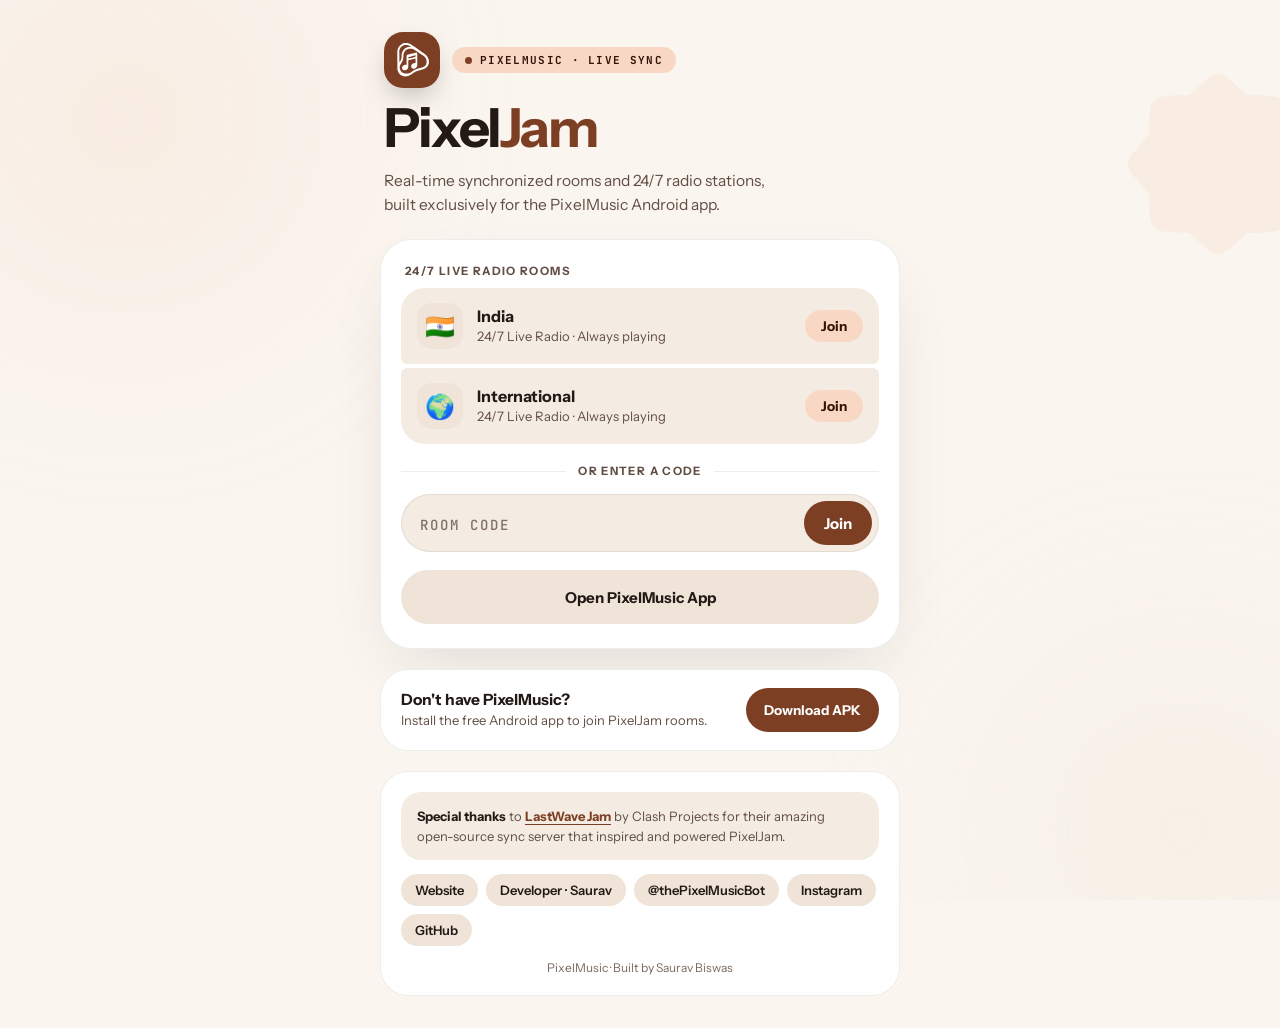
<file: jam.html>
<!DOCTYPE html>
<html lang="en">
<head>
  <meta charset="UTF-8">
  <meta name="viewport" content="width=device-width, initial-scale=1.0, viewport-fit=cover">
  <title>PixelJam — PixelMusic</title>
  <meta name="description" content="Join a PixelJam synchronized listening room in the PixelMusic Android app.">
  <link rel="canonical" href="https://pixelmusic.pages.dev/jam">
  <meta name="theme-color" content="#191311" media="(prefers-color-scheme: dark)">
  <meta name="theme-color" content="#faf5ef" media="(prefers-color-scheme: light)">
  <meta property="og:type" content="website">
  <meta property="og:site_name" content="PixelJam">
  <meta property="og:title" content="Join PixelJam on PixelMusic">
  <meta property="og:description" content="Open PixelMusic on Android to listen together in real time, or download the APK to join.">
  <meta property="og:url" content="https://pixelmusic.pages.dev/jam">
  <meta property="og:image" content="https://pixelmusic.pages.dev/IMG_20261002_120012.jpg">
  <meta name="twitter:card" content="summary_large_image">
  <link rel="icon" type="image/png" href="./Gemini_Generated_Image_9tunck9tunck9tun.png">
  <link rel="preconnect" href="https://fonts.googleapis.com">
  <link rel="preconnect" href="https://fonts.gstatic.com" crossorigin>
  <link href="https://fonts.googleapis.com/css2?family=Instrument+Sans:wght@400;500;600;700;800&family=JetBrains+Mono:wght@600;700&display=swap" rel="stylesheet">
  <style>
    :root {
      --bg: #191311;
      --surface: #241c19;
      --surface-hi: #302622;
      --surface-highest: #3d312c;
      --outline: rgba(248, 216, 196, 0.12);
      --outline-hi: rgba(243, 183, 155, 0.34);
      --text: #f7ede7;
      --muted: #cbb9ae;
      --primary: #f3b79b;
      --on-primary: #481e0b;
      --primary-container: #63311a;
      --on-primary-container: #ffdbcb;
      --secondary-container: #3e312b;
      --on-secondary-container: #f7ede7;
      --tertiary-container: #4c3b29;
      --shadow: 0 32px 84px -22px rgba(0, 0, 0, 0.65);
      --sans: 'Instrument Sans', system-ui, -apple-system, 'Segoe UI', Roboto, sans-serif;
      --mono: 'JetBrains Mono', ui-monospace, SFMono-Regular, Menlo, monospace;
      --spring: cubic-bezier(0.22, 1.0, 0.32, 1.0);
      --spring-bounce: cubic-bezier(0.2, 0.9, 0.25, 1.12);
    }

    @media (prefers-color-scheme: light) {
      :root {
        --bg: #faf5ef;
        --surface: #ffffff;
        --surface-hi: #f4ebe2;
        --surface-highest: #ebe0d5;
        --outline: rgba(35, 25, 21, 0.08);
        --outline-hi: rgba(124, 63, 35, 0.26);
        --text: #231915;
        --muted: #624e44;
        --primary: #7c3f23;
        --on-primary: #ffffff;
        --primary-container: #f8d8c4;
        --on-primary-container: #331305;
        --secondary-container: #f0e4d9;
        --on-secondary-container: #231915;
        --tertiary-container: #efe3cf;
        --shadow: 0 28px 72px -24px rgba(35, 25, 21, 0.14);
      }
    }

    *, *::before, *::after { box-sizing: border-box; margin: 0; padding: 0; -webkit-tap-highlight-color: transparent; }
    html { background: var(--bg); -webkit-text-size-adjust: 100%; }
    body {
      min-height: 100vh;
      min-height: 100dvh;
      background: var(--bg);
      color: var(--text);
      font-family: var(--sans);
      -webkit-font-smoothing: antialiased;
      overflow-x: hidden;
      position: relative;
      display: flex;
      flex-direction: column;
      align-items: center;
      padding: max(28px, env(safe-area-inset-top)) 18px max(32px, env(safe-area-inset-bottom));
    }

    a { color: inherit; text-decoration: none; }
    button, input { font: inherit; color: inherit; }
    .hidden { display: none !important; }
    ::selection { background: var(--primary); color: var(--on-primary); }
    :focus-visible { outline: 2px solid var(--primary); outline-offset: 3px; }

    /* Ambient Material You Expressive backdrop shapes (slow calm drift) */
    .ambient {
      position: fixed;
      inset: 0;
      z-index: 0;
      pointer-events: none;
      overflow: hidden;
    }
    .glow {
      position: absolute;
      border-radius: 50%;
      filter: blur(95px);
      opacity: 0.42;
      will-change: transform;
    }
    .glow.g1 {
      width: min(72vw, 560px);
      height: min(72vw, 560px);
      top: -18%;
      left: -12%;
      background: radial-gradient(circle, var(--primary-container), transparent 68%);
      animation: floatA 26s ease-in-out infinite alternate;
    }
    .glow.g2 {
      width: min(64vw, 500px);
      height: min(64vw, 500px);
      bottom: -20%;
      right: -12%;
      background: radial-gradient(circle, var(--tertiary-container), transparent 68%);
      animation: floatB 32s ease-in-out infinite alternate;
    }
    .m3-cookie-bg {
      position: absolute;
      top: 6%;
      right: -48px;
      width: 220px;
      height: 220px;
      color: var(--primary-container);
      opacity: 0.28;
      animation: slowSpin 75s linear infinite;
    }
    @keyframes floatA { to { transform: translate(6%, 8%) scale(1.08); } }
    @keyframes floatB { to { transform: translate(-6%, -7%) scale(1.06); } }
    @keyframes slowSpin { to { transform: rotate(360deg); } }

    .page {
      position: relative;
      z-index: 1;
      width: 100%;
      max-width: 520px;
      display: flex;
      flex-direction: column;
      gap: 20px;
      margin: auto 0;
    }

    /* Big Expressive Top-Left Header with Monochrome PixelMusic Icon */
    .top-header {
      display: flex;
      flex-direction: column;
      align-items: flex-start;
      gap: 14px;
      padding: 4px 4px 2px;
      animation: enterUp 0.6s var(--spring) both;
    }
    .brand-mark-row {
      display: inline-flex;
      align-items: center;
      gap: 12px;
    }
    .app-icon-squircle {
      width: 56px;
      height: 56px;
      border-radius: 19px;
      background: var(--primary);
      color: var(--on-primary);
      display: grid;
      place-items: center;
      box-shadow: 0 12px 30px -10px rgba(0, 0, 0, 0.35);
      transition: transform 0.35s var(--spring-bounce);
    }
    .app-icon-squircle:hover { transform: scale(1.05) rotate(-3deg); }
    .app-icon-squircle svg { width: 36px; height: 36px; display: block; }
    .brand-eyebrow {
      display: inline-flex;
      align-items: center;
      gap: 8px;
      padding: 6px 13px;
      border-radius: 999px;
      background: var(--primary-container);
      color: var(--on-primary-container);
      font-family: var(--mono);
      font-size: 11px;
      font-weight: 700;
      letter-spacing: 0.12em;
      text-transform: uppercase;
    }
    .eyebrow-dot {
      width: 7px;
      height: 7px;
      border-radius: 50%;
      background: var(--primary);
      animation: pulse 2.4s ease-in-out infinite;
    }
    @keyframes pulse {
      0%, 100% { opacity: 1; transform: scale(1); }
      50% { opacity: 0.45; transform: scale(0.8); }
    }
    .big-title {
      font-size: clamp(38px, 10vw, 54px);
      font-weight: 800;
      letter-spacing: -0.04em;
      line-height: 0.98;
      color: var(--text);
    }
    .big-title span { color: var(--primary); }
    .big-sub {
      font-size: 15.5px;
      line-height: 1.55;
      color: var(--muted);
      max-width: 40ch;
    }

    /* Main Expressive Surface Card */
    .card {
      background: var(--surface);
      border: 1px solid var(--outline);
      border-radius: 32px;
      padding: 24px 20px;
      box-shadow: var(--shadow);
      animation: enterUp 0.65s var(--spring) 80ms both;
    }

    @keyframes enterUp {
      from { opacity: 0; transform: translateY(20px) scale(0.98); }
      to { opacity: 1; transform: none; }
    }

    /* Invite View */
    .invite-pill {
      display: inline-flex;
      align-items: center;
      gap: 7px;
      padding: 7px 14px;
      border-radius: 999px;
      background: var(--primary-container);
      color: var(--on-primary-container);
      font-size: 13px;
      font-weight: 700;
      margin-bottom: 14px;
    }
    .code-box {
      padding: 22px 14px;
      border-radius: 26px;
      background: var(--surface-hi);
      border: 1px solid var(--outline-hi);
      text-align: center;
      cursor: pointer;
      transition: transform 0.25s var(--spring-bounce), background 0.2s;
    }
    .code-box:hover { background: var(--surface-highest); }
    .code-box:active { transform: scale(0.975); }
    .code-tiles {
      display: flex;
      flex-wrap: wrap;
      justify-content: center;
      gap: 8px;
    }
    .tile {
      min-width: 44px;
      height: 58px;
      display: grid;
      place-items: center;
      padding: 0 6px;
      border-radius: 16px;
      background: var(--primary-container);
      color: var(--on-primary-container);
      font-family: var(--mono);
      font-size: 28px;
      font-weight: 700;
      animation: tilePop 0.52s var(--spring-bounce) both;
    }
    @keyframes tilePop {
      from { opacity: 0; transform: translateY(14px) scale(0.86); }
      to { opacity: 1; transform: none; }
    }
    .code-hint {
      display: block;
      margin-top: 12px;
      font-size: 12.5px;
      font-weight: 600;
      color: var(--muted);
    }

    .status-row {
      margin-top: 16px;
      display: flex;
      align-items: center;
      justify-content: center;
      gap: 9px;
      font-size: 13.5px;
      color: var(--muted);
      min-height: 22px;
    }
    .spinner {
      width: 15px;
      height: 15px;
      border-radius: 50%;
      border: 2px solid var(--outline-hi);
      border-top-color: var(--primary);
      animation: rot 0.8s linear infinite;
      flex: none;
    }
    .status-row.done .spinner { display: none; }
    @keyframes rot { to { transform: rotate(360deg); } }

    /* Buttons (Pure Material You Expressive Pills) */
    .actions {
      display: grid;
      gap: 10px;
      margin-top: 18px;
    }
    .btn {
      display: inline-flex;
      align-items: center;
      justify-content: center;
      gap: 9px;
      height: 54px;
      padding: 0 22px;
      border-radius: 999px;
      border: 0;
      font-size: 15px;
      font-weight: 700;
      cursor: pointer;
      transition: transform 0.24s var(--spring-bounce), filter 0.2s, background 0.2s;
      user-select: none;
    }
    .btn:active { transform: scale(0.96); }
    .btn-primary {
      background: var(--primary);
      color: var(--on-primary);
    }
    .btn-primary:hover { filter: brightness(1.06); transform: translateY(-1px); }
    .btn-tonal {
      background: var(--secondary-container);
      color: var(--on-secondary-container);
    }
    .btn-tonal:hover { filter: brightness(1.07); transform: translateY(-1px); }

    /* Always-On Grouped Expressive Cards (24px outer / 6px inner) */
    .section-label {
      font-size: 11.5px;
      font-weight: 700;
      letter-spacing: 0.12em;
      text-transform: uppercase;
      color: var(--muted);
      margin-bottom: 10px;
      padding-left: 4px;
    }
    .stations {
      display: grid;
      gap: 4px;
    }
    .station {
      display: flex;
      align-items: center;
      gap: 14px;
      padding: 15px 16px;
      background: var(--surface-hi);
      transition: transform 0.24s var(--spring-bounce), background 0.2s;
    }
    .station:first-child { border-radius: 24px 24px 6px 6px; }
    .station:last-child { border-radius: 6px 6px 24px 24px; }
    .station:hover { background: var(--surface-highest); transform: translateY(-1px); }
    .station:active { transform: scale(0.975); }
    .s-ico {
      width: 46px;
      height: 46px;
      border-radius: 15px;
      background: var(--secondary-container);
      display: grid;
      place-items: center;
      font-size: 24px;
      flex: none;
    }
    .s-body { flex: 1; min-width: 0; }
    .s-name { display: block; font-size: 16px; font-weight: 700; line-height: 1.25; }
    .s-desc { display: block; font-size: 13px; color: var(--muted); margin-top: 2px; line-height: 1.35; }
    .s-pill {
      padding: 8px 16px;
      border-radius: 999px;
      background: var(--primary-container);
      color: var(--on-primary-container);
      font-size: 13.5px;
      font-weight: 700;
      flex: none;
    }

    .divider {
      display: flex;
      align-items: center;
      gap: 12px;
      margin: 20px 0 16px;
      font-size: 11.5px;
      font-weight: 700;
      letter-spacing: 0.12em;
      text-transform: uppercase;
      color: var(--muted);
    }
    .divider::before, .divider::after {
      content: '';
      flex: 1;
      height: 1px;
      background: var(--outline);
    }

    .code-form {
      display: flex;
      align-items: center;
      gap: 8px;
      padding: 6px 6px 6px 18px;
      border-radius: 999px;
      background: var(--surface-hi);
      border: 1px solid var(--outline);
      transition: border-color 0.2s, background 0.2s;
    }
    .code-form:focus-within { border-color: var(--outline-hi); background: var(--surface-highest); }
    .code-form input {
      flex: 1;
      min-width: 0;
      height: 44px;
      border: 0;
      outline: 0;
      background: transparent;
      font-family: var(--mono);
      font-size: 18px;
      font-weight: 700;
      letter-spacing: 0.22em;
      text-transform: uppercase;
    }
    .code-form input::placeholder {
      color: var(--muted);
      opacity: 0.78;
      letter-spacing: 0.14em;
      font-size: 14px;
      font-weight: 500;
    }
    .code-form .btn { height: 44px; padding: 0 20px; }

    /* Download Card */
    .download-card {
      background: var(--surface);
      border: 1px solid var(--outline);
      border-radius: 28px;
      padding: 18px 20px;
      display: flex;
      align-items: center;
      justify-content: space-between;
      gap: 14px;
      animation: enterUp 0.7s var(--spring) 160ms both;
    }
    .dl-text h2 { font-size: 15.5px; font-weight: 700; }
    .dl-text p { font-size: 13px; color: var(--muted); margin-top: 2px; line-height: 1.45; }
    .dl-btn { height: 44px; padding: 0 18px; font-size: 13.5px; flex: none; }

    /* Credits & Links Footer Card */
    .footer-card {
      background: var(--surface);
      border: 1px solid var(--outline);
      border-radius: 28px;
      padding: 20px;
      display: flex;
      flex-direction: column;
      gap: 14px;
      animation: enterUp 0.75s var(--spring) 220ms both;
    }
    .credit-box {
      padding: 14px 16px;
      border-radius: 20px;
      background: var(--surface-hi);
      font-size: 13px;
      line-height: 1.55;
      color: var(--muted);
    }
    .credit-box strong { color: var(--text); font-weight: 700; }
    .credit-box a {
      color: var(--primary);
      font-weight: 700;
      text-decoration: underline;
      text-underline-offset: 3px;
    }
    .link-chips {
      display: flex;
      flex-wrap: wrap;
      gap: 8px;
    }
    .link-chip {
      display: inline-flex;
      align-items: center;
      gap: 6px;
      padding: 8px 14px;
      border-radius: 999px;
      background: var(--secondary-container);
      color: var(--on-secondary-container);
      font-size: 13px;
      font-weight: 600;
      transition: transform 0.22s var(--spring-bounce), background 0.2s, color 0.2s;
    }
    .link-chip:hover {
      background: var(--primary-container);
      color: var(--on-primary-container);
      transform: translateY(-1px);
    }
    .link-chip:active { transform: scale(0.96); }
    .foot-note {
      font-size: 12px;
      color: var(--muted);
      text-align: center;
      opacity: 0.85;
    }

    .back-link {
      display: inline-flex;
      align-items: center;
      gap: 6px;
      margin-top: 16px;
      font-size: 13.5px;
      font-weight: 600;
      color: var(--muted);
      transition: color 0.2s;
    }
    .back-link:hover { color: var(--primary); }
    .center-row { text-align: center; }

    .toast {
      position: fixed;
      left: 50%;
      bottom: max(24px, env(safe-area-inset-bottom));
      z-index: 40;
      transform: translate(-50%, 16px) scale(0.95);
      opacity: 0;
      pointer-events: none;
      padding: 11px 20px;
      border-radius: 999px;
      background: var(--primary-container);
      color: var(--on-primary-container);
      font-size: 13.5px;
      font-weight: 700;
      transition: transform 0.3s var(--spring-bounce), opacity 0.22s;
    }
    .toast.show { opacity: 1; transform: translate(-50%, 0) scale(1); }

    @media (max-width: 440px) {
      .download-card { flex-direction: column; align-items: stretch; text-align: center; }
    }
    @media (prefers-reduced-motion: reduce) {
      *, *::before, *::after { animation: none !important; transition-duration: 0.01ms !important; }
    }
  </style>
</head>
<body>
  <div class="ambient" aria-hidden="true">
    <div class="glow g1"></div>
    <div class="glow g2"></div>
    <svg class="m3-cookie-bg" viewBox="0 0 100 100" fill="none">
      <path d="M 81.4 37.0 C 94.3 50.8 94.3 49.2 81.4 63.0 C 80.7 81.9 81.9 80.7 63.0 81.4 C 49.2 94.3 50.8 94.3 37.0 81.4 C 18.1 80.7 19.3 81.9 18.6 63.0 C 5.7 49.2 5.7 50.8 18.6 37.0 C 19.3 18.1 18.1 19.3 37.0 18.6 C 50.8 5.7 49.2 5.7 63.0 18.6 C 81.9 19.3 80.7 18.1 81.4 37.0 Z" fill="currentColor"/>
    </svg>
  </div>

  <div class="page">
    <!-- Big Expressive Top-Left Header with Monochrome PixelMusic Icon -->
    <header class="top-header">
      <div class="brand-mark-row">
        <a href="https://pixelmusic.pages.dev/" class="app-icon-squircle" aria-label="PixelMusic">
          <svg viewBox="0 0 600 600" fill="currentColor" aria-hidden="true">
            <g transform="translate(319 295) scale(1.15) translate(-319 -295)">
              <path fill-rule="evenodd" d="M 191.6 53.5 C 180.5 55.6 167 60.4 156.9 65.7 C 122.7 83.7 96.2 120.2 91 156.5 C 90.2 162.3 90 203 90.2 301.5 L 90.5 438.5 L 93.2 448.2 C 108 501.8 146.4 534.2 198 536.7 C 229.2 538.1 257.6 528.8 296.5 504.2 C 344.1 474.1 352 469.5 367.8 462.5 C 382.6 456 398.2 450.8 416 446.6 C 450.3 438.4 456.9 436.7 466 433.3 C 504.5 419 530.6 395.2 541.5 364.6 C 546.3 351.4 548 340.4 548 323.9 C 548 296.9 540.8 273.1 525.8 250.5 C 516.5 236.4 503.6 224.7 472 201.9 C 442.2 180.3 408.9 156.7 376 133.8 C 365.3 126.4 346.8 113.6 335 105.3 C 278.9 66.3 270.5 61.6 245.6 55.4 C 232.6 52.1 204.3 51.1 191.6 53.5 Z M 231.2 81.4 C 247.9 84.4 261.4 90.2 279.8 102.4 C 290.4 109.4 293.1 111.8 288.9 110.6 C 283.8 109.2 260.3 108.7 252 109.9 C 201.6 117.3 159.6 161.8 153.1 214.5 C 152.5 219.4 152 231.4 152 241 C 152 276 147.5 291.2 128.2 321 L 120.2 333.2 L 119.5 248.4 C 118.9 171 119 162.8 120.5 155.5 C 128.2 119.1 158.4 89 195 81.5 C 203.5 79.8 221.6 79.7 231.2 81.4 Z M 297.3 136.5 C 310.2 138.7 321.1 142.5 335.5 149.5 C 353.1 158.1 369.2 168.8 458.5 231.6 C 479.6 246.4 494.4 260.6 501.4 272.5 C 517.3 299.9 519.9 333.4 508 359.7 C 500.4 376.5 484.7 392.1 466.2 401.4 C 455.7 406.7 444.2 410.3 419.9 416 C 395.8 421.6 382.9 425.5 369 431 C 346.2 440.1 327.3 450.3 299.8 468.1 C 263.9 491.4 245.4 497.7 216 496.7 C 194.9 496 179.3 491.1 163.3 480.2 C 144.8 467.5 130.5 445.8 125.9 423.5 C 120.3 396.6 126.7 375 151.1 338.3 C 161 323.5 166.3 313.2 170.5 300.5 C 176 284.2 177.1 276.5 178 246 C 178.5 230.3 179.4 215.2 180 212.5 C 188.1 173.9 216.4 144.7 253.5 136.5 C 261.9 134.7 286.8 134.7 297.3 136.5 Z"/>
              <path fill-rule="evenodd" d="M 351.5 192.9 C 346 194.4 317.4 201.9 288 209.6 C 255.5 218 233.4 224.3 231.6 225.5 C 230 226.6 227.7 228.8 226.6 230.3 C 224.5 233.1 224.5 233.9 224.2 301.5 L 223.9 369.8 L 219.3 368.4 C 208.8 365.2 196.4 367.1 183.6 373.8 C 163.1 384.5 152.1 405.5 157.5 423.6 C 162.8 441.5 182.2 452.4 202.7 448.9 C 221.9 445.7 239.5 430.7 246.6 411.5 C 248.3 406.9 248.5 402.3 248.8 355.3 L 249.1 304.1 L 252.8 303.1 C 274.9 297.4 352.2 278 353 278 C 353.6 278 354 289.6 354 310.6 L 354 343.2 L 351.8 342.5 C 350.5 342.2 346.3 341.6 342.3 341.3 C 321.7 339.7 299.2 355.9 292 377.6 C 289.2 385.9 289.5 397 292.8 404.2 C 295.9 411.2 303.2 418.5 310.9 422.2 C 322.9 427.9 340 427.2 351.6 420.4 C 362 414.3 370.8 403.7 375.8 391.2 L 378.5 384.5 L 378.8 292.5 C 379 202 379 200.4 377 197.2 C 374.4 193 369.4 190 365 190.1 C 363.1 190.1 357 191.4 351.5 192.9 Z M 354 242.4 L 354 252.8 L 329.8 258.9 C 316.4 262.2 293.4 268.1 278.5 272 C 263.7 275.8 250.9 279 250.3 279 C 249.3 279 249 276.3 249 268.7 L 249 258.5 L 300.8 245.3 C 329.2 238.1 352.8 232.1 353.3 232.1 C 353.7 232 354 236.7 354 242.4 Z"/>
            </g>
          </svg>
        </a>
        <span class="brand-eyebrow"><span class="eyebrow-dot"></span>PixelMusic · Live Sync</span>
      </div>
      <h1 class="big-title" id="hero-heading">Pixel<span>Jam</span></h1>
      <p class="big-sub" id="hero-sub">Real-time synchronized rooms and 24/7 radio stations, built exclusively for the PixelMusic Android app.</p>
    </header>

    <main class="card">
      <!-- Invite View (?code=...) -->
      <section id="invite-view" class="hidden" aria-label="PixelJam room invite">
        <div class="center-row">
          <div id="room-badge" class="invite-pill hidden"></div>
        </div>

        <div id="copy-code-btn" class="code-box" role="button" tabindex="0" aria-label="Copy room code">
          <div id="code-tiles" class="code-tiles"></div>
          <span id="copy-hint" class="code-hint">Tap to copy room code</span>
        </div>

        <div id="opening" class="status-row">
          <span class="spinner" aria-hidden="true"></span>
          <span id="opening-text">Opening PixelMusic…</span>
        </div>

        <div class="actions">
          <a id="btn-join-app" href="#" class="btn btn-primary">Join in PixelMusic</a>
          <button id="btn-copy-link" type="button" class="btn btn-tonal">Copy Invite Link</button>
        </div>

        <div class="center-row"><a class="back-link" href="./jam">← All PixelJam rooms</a></div>
      </section>

      <!-- Lobby View (no code) -->
      <section id="lobby-view" class="hidden" aria-label="Join a PixelJam room">
        <div class="section-label">24/7 Live Radio Rooms</div>
        <div class="stations">
          <a class="station" href="?code=INDIA">
            <span class="s-ico" aria-hidden="true">🇮🇳</span>
            <span class="s-body">
              <span class="s-name">India</span>
              <span class="s-desc" data-room-desc="INDIA">24/7 Live Radio · Always playing</span>
            </span>
            <span class="s-pill">Join</span>
          </a>
          <a class="station" href="?code=WORLD">
            <span class="s-ico" aria-hidden="true">🌍</span>
            <span class="s-body">
              <span class="s-name">International</span>
              <span class="s-desc" data-room-desc="WORLD">24/7 Live Radio · Always playing</span>
            </span>
            <span class="s-pill">Join</span>
          </a>
        </div>

        <div class="divider">or enter a code</div>

        <form id="code-form" class="code-form" autocomplete="off">
          <input id="code-input" type="text" placeholder="ROOM CODE" maxlength="12" autocapitalize="characters" spellcheck="false" aria-label="Room code">
          <button type="submit" class="btn btn-primary">Join</button>
        </form>

        <div class="actions">
          <a id="btn-open-app" href="pixelmusic://jam" class="btn btn-tonal">Open PixelMusic App</a>
        </div>
      </section>
    </main>

    <!-- Download Fallback Card -->
    <aside class="download-card" aria-label="Download PixelMusic">
      <div class="dl-text">
        <h2>Don't have PixelMusic?</h2>
        <p>Install the free Android app to join PixelJam rooms.</p>
      </div>
      <a href="https://pixelmusic.pages.dev/#download" class="btn btn-primary dl-btn">Download APK</a>
    </aside>

    <!-- Credits & PixelMusic Links -->
    <footer class="footer-card" aria-label="Credits and PixelMusic links">
      <div class="credit-box">
        <strong>Special thanks</strong> to <a href="https://github.com/Clash-Projects/lastwave-jam" target="_blank" rel="noopener noreferrer">LastWave Jam</a> by Clash Projects for their amazing open-source sync server that inspired and powered PixelJam.
      </div>
      <nav class="link-chips" aria-label="PixelMusic links">
        <a class="link-chip" href="https://pixelmusic.pages.dev/">Website</a>
        <a class="link-chip" href="https://t.me/Saurav124x" target="_blank" rel="noopener noreferrer">Developer · Saurav</a>
        <a class="link-chip" href="https://t.me/thePixelMusicBot" target="_blank" rel="noopener noreferrer">@thePixelMusicBot</a>
        <a class="link-chip" href="https://www.instagram.com/holy_saurav" target="_blank" rel="noopener noreferrer">Instagram</a>
        <a class="link-chip" href="https://github.com/Saurav-02/PixelMusic" target="_blank" rel="noopener noreferrer">GitHub</a>
      </nav>
      <p class="foot-note">PixelMusic · Built by Saurav Biswas</p>
    </footer>
  </div>

  <div id="toast" class="toast" role="status" aria-live="polite">Copied</div>

  <script>
    (function () {
      'use strict';

      var params = new URLSearchParams(window.location.search);
      var code = (params.get('code') || params.get('room') || '')
        .trim()
        .toUpperCase()
        .replace(/[^A-Z0-9]/g, '')
        .slice(0, 12);

      var isAndroid = /Android/i.test(navigator.userAgent);
      var inviteView = document.getElementById('invite-view');
      var lobbyView = document.getElementById('lobby-view');
      var toast = document.getElementById('toast');
      var toastTimer = null;

      var STATIONS = {
        INDIA: { icon: '🇮🇳', label: 'India · 24/7 Live Radio' },
        WORLD: { icon: '🌍', label: 'International · 24/7 Live Radio' }
      };

      function showToast(msg) {
        clearTimeout(toastTimer);
        toast.textContent = msg;
        toast.classList.add('show');
        toastTimer = setTimeout(function () { toast.classList.remove('show'); }, 1900);
      }

      function copyText(val, msg) {
        if (navigator.clipboard && navigator.clipboard.writeText) {
          navigator.clipboard.writeText(val).then(function () { showToast(msg); }).catch(function () { fallbackCopy(val, msg); });
        } else {
          fallbackCopy(val, msg);
        }
      }

      function fallbackCopy(text, msg) {
        var ta = document.createElement('textarea');
        ta.value = text;
        ta.style.position = 'fixed';
        ta.style.opacity = '0';
        document.body.appendChild(ta);
        ta.select();
        try { document.execCommand('copy'); showToast(msg); } catch (e) { showToast(text); }
        document.body.removeChild(ta);
      }

      function buildAppLink(roomCode) {
        var enc = roomCode ? '?code=' + encodeURIComponent(roomCode) : '';
        if (isAndroid) {
          return 'intent://jam' + enc + '#Intent;scheme=pixelmusic;package=com.saurav.pixelmusic;end';
        }
        return 'pixelmusic://jam' + enc;
      }

      if (code.length > 0) {
        document.title = 'Join ' + code + ' — PixelJam';
        document.getElementById('hero-heading').innerHTML = 'Join <span>Jam</span>';
        document.getElementById('hero-sub').textContent = 'You\'ve been invited to listen together in real time on PixelMusic.';

        if (STATIONS[code]) {
          var badge = document.getElementById('room-badge');
          badge.textContent = STATIONS[code].icon + '  ' + STATIONS[code].label;
          badge.classList.remove('hidden');
        }

        var tiles = document.getElementById('code-tiles');
        code.split('').forEach(function (ch, idx) {
          var span = document.createElement('span');
          span.className = 'tile';
          span.textContent = ch;
          span.style.animationDelay = (idx * 60) + 'ms';
          tiles.appendChild(span);
        });

        var appLink = buildAppLink(code);
        var joinBtn = document.getElementById('btn-join-app');
        joinBtn.href = appLink;
        joinBtn.onclick = function () { showToast('Opening PixelMusic…'); };

        if (isAndroid) {
          setTimeout(function () { window.location.href = appLink; }, 350);
          setTimeout(function () {
            var o = document.getElementById('opening');
            o.classList.add('done');
            document.getElementById('opening-text').textContent = 'App didn\'t open? Tap "Join in PixelMusic" or download the APK below.';
          }, 2800);
        } else {
          var o = document.getElementById('opening');
          o.classList.add('done');
          document.getElementById('opening-text').textContent = 'Open this link on Android with PixelMusic installed.';
        }

        var copyBtn = document.getElementById('copy-code-btn');
        var hint = document.getElementById('copy-hint');
        function doCopyCode() {
          copyText(code, 'Room code copied');
          hint.textContent = '✓ Copied';
          setTimeout(function () { hint.textContent = 'Tap to copy room code'; }, 1800);
        }
        copyBtn.onclick = doCopyCode;
        copyBtn.onkeydown = function (e) {
          if (e.key === 'Enter' || e.key === ' ') { e.preventDefault(); doCopyCode(); }
        };

        document.getElementById('btn-copy-link').onclick = function () {
          copyText(window.location.origin + window.location.pathname + '?code=' + encodeURIComponent(code), 'Invite link copied');
        };

        inviteView.classList.remove('hidden');
      } else {
        document.getElementById('btn-open-app').href = buildAppLink('');
        var input = document.getElementById('code-input');
        input.addEventListener('input', function (e) {
          e.target.value = e.target.value.toUpperCase().replace(/[^A-Z0-9]/g, '');
        });
        document.getElementById('code-form').onsubmit = function (e) {
          e.preventDefault();
          var val = input.value.trim().toUpperCase();
          if (val.length > 0) {
            window.location.search = '?code=' + encodeURIComponent(val);
          }
        };
        lobbyView.classList.remove('hidden');

        var ROOMS_ENDPOINT = 'https://pixelmusic-jam.onrender.com/rooms';
        var DEFAULT_SUBTITLE = '24/7 Live Radio · Always playing';
        var FETCH_TIMEOUT_MS = 6000;
        var REFRESH_INTERVAL_MS = 30000;
        var roomsInFlight = false;
        var lastFetchAt = 0;

        function fetchLiveRoomCounts() {
          if (roomsInFlight || typeof fetch !== 'function') return;
          roomsInFlight = true;
          lastFetchAt = Date.now();

          var controller = typeof AbortController !== 'undefined' ? new AbortController() : null;
          var timerId = controller ? setTimeout(function () { controller.abort(); }, FETCH_TIMEOUT_MS) : null;

          fetch(ROOMS_ENDPOINT, controller ? { signal: controller.signal } : undefined)
            .then(function (res) {
              if (!res.ok) throw new Error('HTTP ' + res.status);
              return res.json();
            })
            .then(function (data) {
              if (!data || !Array.isArray(data.rooms)) return;
              data.rooms.forEach(function (room) {
                if (!room || !room.code) return;
                var roomCode = String(room.code).trim().toUpperCase();
                var descEl = document.querySelector('[data-room-desc="' + roomCode + '"]');
                if (!descEl) return;
                var count = Number(room.participants);
                descEl.textContent = (isFinite(count) && count > 0)
                  ? ('24/7 Live Radio · ' + Math.floor(count) + ' listening')
                  : DEFAULT_SUBTITLE;
              });
            })
            .catch(function () {
              // Keep fallback/current subtitle silently if server is unreachable or restarting.
            })
            .finally(function () {
              if (timerId) clearTimeout(timerId);
              roomsInFlight = false;
            });
        }

        fetchLiveRoomCounts();

        setInterval(function () {
          if (document.visibilityState === 'visible') {
            fetchLiveRoomCounts();
          }
        }, REFRESH_INTERVAL_MS);

        document.addEventListener('visibilitychange', function () {
          if (document.visibilityState === 'visible' && (Date.now() - lastFetchAt) >= REFRESH_INTERVAL_MS) {
            fetchLiveRoomCounts();
          }
        });
      }
    })();
  </script>
</body>
</html>
</file>
